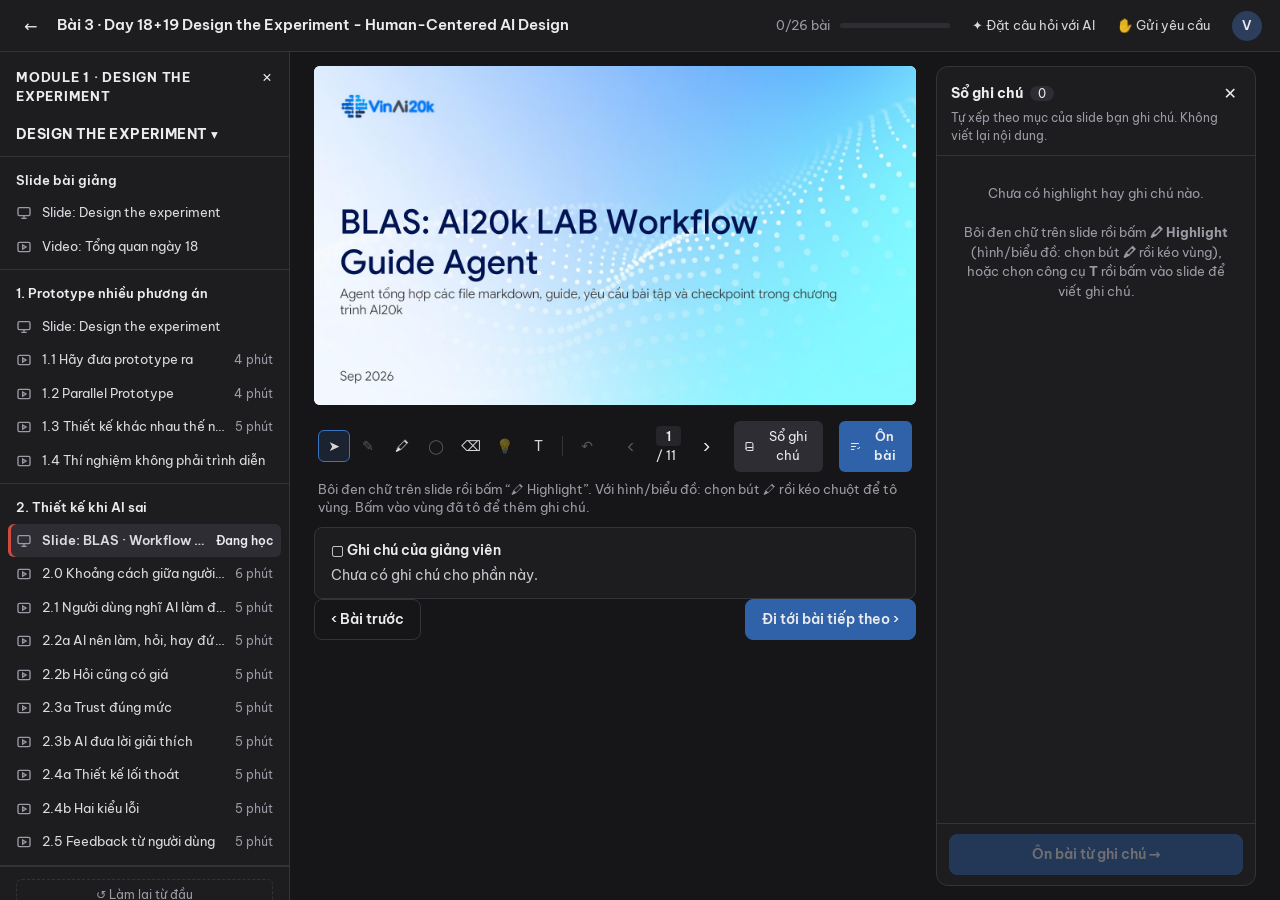
<file: prototype/option-a/option-a/index.html>
<!doctype html>
<html lang="vi">
<head>
<meta charset="utf-8"><meta name="viewport" content="width=device-width, initial-scale=1">
<title>VLearn · Phương án A</title>
<link rel="preconnect" href="https://fonts.googleapis.com"><link href="https://fonts.googleapis.com/css2?family=Be+Vietnam+Pro:wght@400;500;600;700&family=Caveat:wght@500&display=swap" rel="stylesheet">
<link rel="stylesheet" href="../shared/vlearn.css">
<link rel="stylesheet" href="option-a.css">
</head>
<body>
<div id="app"></div>
<script src="../shared/fixture.js"></script>
<script src="../shared/slides-text.js"></script>
<script src="../shared/shell.js"></script>
<script src="option-a.js"></script>
</body>
</html>
</file>
<file: prototype/option-a/shared/vlearn.css>
/* VLearn shell — dùng chung cho Option A, B, C (common context + components) */
:root {
  --bg: #161618;
  --panel: #1d1d20;
  --panel-2: #25252a;
  --panel-3: #2d2d33;
  --border: #33333a;
  --text: #ececef;
  --muted: #9b9ba5;
  --dim: #6f6f78;
  --primary: #2f62a8;
  --primary-hi: #3a73c2;
  --active: #d24a3c;
  --mark: #fde68a;
  --hand: #1d4ed8;
  --hand-red: #c2410c;
  --l-main: #34b07a;
  --l-unclear: #e3a23b;
  --l-question: #8b96f2;
  --radius: 10px;
  --font: "Be Vietnam Pro", system-ui, -apple-system, "Segoe UI", Roboto, sans-serif;
  --hand-font: "Caveat", "Comic Sans MS", cursive;
}

* { box-sizing: border-box; }
html, body { margin: 0; height: 100%; }
body { background: var(--bg); color: var(--text); font: 14px/1.5 var(--font); }
button { font: inherit; color: inherit; cursor: pointer; }
textarea, select { font: inherit; }

/* ---------- App frame ---------- */
.vl-app { display: grid; grid-template-columns: 290px 1fr; grid-template-rows: 52px 1fr; height: 100vh; }
.vl-top { grid-column: 1 / -1; display: flex; align-items: center; gap: 14px; padding: 0 18px; background: var(--panel); border-bottom: 1px solid var(--border); }
.vl-top-title { font-weight: 600; font-size: 15px; white-space: nowrap; overflow: hidden; text-overflow: ellipsis; }
.vl-top-right { margin-left: auto; display: flex; align-items: center; gap: 22px; color: var(--text); font-size: 13px; white-space: nowrap; }
.vl-progress { display: flex; align-items: center; gap: 10px; color: var(--muted); }
.vl-progress-bar { width: 110px; height: 5px; border-radius: 3px; background: var(--panel-3); display: inline-block; }
.vl-top-link { opacity: .9; }
.vl-avatar { width: 30px; height: 30px; border-radius: 50%; background: #2c3e5c; display: grid; place-items: center; font-weight: 600; }
.vl-icon-btn { background: none; border: 0; padding: 6px; border-radius: 6px; font-size: 16px; line-height: 1; }
.vl-icon-btn:hover { background: var(--panel-3); }

/* ---------- Sidebar ---------- */
.vl-side { background: var(--panel); border-right: 1px solid var(--border); overflow-y: auto; display: flex; flex-direction: column; }
.vl-side-mod { display: flex; justify-content: space-between; padding: 16px 16px 10px; font-weight: 700; font-size: 12.5px; letter-spacing: .06em; }
.vl-side-sub { padding: 8px 16px 12px; font-weight: 700; font-size: 13.5px; letter-spacing: .03em; border-bottom: 1px solid var(--border); }
.vl-side-group { padding: 14px 8px 6px; border-bottom: 1px solid var(--border); }
.vl-side-group h4 { margin: 0 8px 6px; font-size: 13px; font-weight: 600; }
.vl-side-item { display: flex; align-items: center; gap: 10px; padding: 7px 8px; border-radius: 6px; font-size: 13px; color: #dcdce0; }
.vl-side-item svg { flex: none; color: var(--muted); }
.vl-side-item span.t { flex: 1; white-space: nowrap; overflow: hidden; text-overflow: ellipsis; }
.vl-side-item span.m { color: var(--muted); font-size: 12px; }
.vl-side-item.is-current { background: var(--panel-3); box-shadow: inset 3px 0 0 var(--active); font-weight: 600; }
.vl-side-item.is-current span.m { color: var(--text); }
.vl-side-foot { margin-top: auto; padding: 12px 16px; border-top: 1px solid var(--border); }
.vl-reset { background: none; border: 1px dashed var(--border); color: var(--muted); padding: 6px 10px; border-radius: 6px; font-size: 12px; width: 100%; }
.vl-reset:hover { color: var(--text); border-color: var(--muted); }

/* ---------- Main ---------- */
.vl-main { overflow-y: auto; position: relative; }
.vl-lesson { max-width: 1010px; margin: 0 auto; padding: 8px 28px 32px; }

/* Slide (ảnh) + lớp phủ cho highlight / ghi chú */
.vl-slide { position: relative; background: #fff; border-radius: 6px; overflow: hidden; aspect-ratio: 16 / 9; container-type: inline-size; }
.vl-slide > img { display: block; width: 100%; height: 100%; object-fit: contain; user-select: none; -webkit-user-drag: none; pointer-events: none; }
.vl-text { position: absolute; inset: 0; overflow: hidden; pointer-events: none; user-select: none; }
.vl-text span { position: absolute; white-space: pre; color: transparent; transform-origin: 0 0; }
.vl-text span::selection { background: rgba(250, 204, 21, .5); color: transparent; }
.vl-stage.tool-pointer .vl-text { pointer-events: auto; user-select: text; cursor: text; }
.vl-stage.tool-pointer .vl-over { pointer-events: none; }
.vl-stage.tool-pointer .vl-mark, .vl-stage.tool-pointer .vl-hand, .vl-stage.tool-pointer .vl-textnote { pointer-events: auto; }
.vl-over { position: absolute; inset: 0; user-select: none; touch-action: none; }
.vl-mark { position: absolute; background: rgba(250, 204, 21, .55); mix-blend-mode: multiply; border-radius: 3px; box-shadow: inset 0 0 0 1.5px rgba(202, 138, 4, .85); cursor: pointer; }
.vl-mark.is-focus { box-shadow: 0 0 0 3px var(--primary-hi), inset 0 0 0 1.5px rgba(202, 138, 4, .85); mix-blend-mode: normal; background: rgba(250, 204, 21, .35); }
.vl-hand, .vl-textnote { position: absolute; font-family: var(--hand-font); line-height: 1.1; padding: 0 .3em; border-radius: 4px; background: rgba(255, 255, 255, .82); white-space: pre-wrap; word-break: break-word; cursor: pointer; font-size: 2.5cqw; }
.vl-hand { color: var(--hand); }
.vl-textnote { color: var(--hand-red); font-size: 2.7cqw; }
.vl-textnote.is-focus, .vl-hand.is-focus { outline: 3px solid var(--primary-hi); outline-offset: 2px; }
.vl-drag { position: absolute; background: rgba(250, 204, 21, .35); border: 2px dashed rgba(202, 138, 4, .95); border-radius: 3px; pointer-events: none; }

/* Toolbar */
.vl-toolbar { display: flex; align-items: center; gap: 16px; margin-top: 10px; padding: 6px 4px; font-size: 13px; }
.vl-tools { display: flex; gap: 2px; }
.vl-tools span { width: 30px; height: 30px; display: grid; place-items: center; border-radius: 6px; color: #d5d5da; }
.vl-tools span.on { outline: 1px solid var(--primary-hi); }
.vl-seg { display: flex; gap: 14px; color: #d5d5da; }
.vl-pager { margin-left: auto; display: flex; align-items: center; gap: 14px; }
.vl-pager button { background: none; border: 0; font-size: 18px; padding: 2px 8px; border-radius: 6px; }
.vl-pager button:hover:not(:disabled) { background: var(--panel-3); }
.vl-pager button:disabled { opacity: .3; cursor: default; }
.vl-pager b { background: var(--panel-2); padding: 2px 10px; border-radius: 4px; font-weight: 600; }
.vl-tb-btn { background: none; border: 0; padding: 6px 10px; border-radius: 6px; display: inline-flex; align-items: center; gap: 6px; }
.vl-tb-btn:hover { background: var(--panel-3); }
.vl-review-btn { background: var(--primary); font-weight: 600; }
.vl-review-btn:hover { background: var(--primary-hi); }

.vl-teacher { margin-top: 10px; background: var(--panel); border: 1px solid var(--border); border-radius: 8px; padding: 12px 16px; }
.vl-teacher-h { font-weight: 600; margin-bottom: 4px; }
.vl-teacher div:last-child { color: #c9c9cf; }
.vl-react { display: flex; gap: 18px; padding: 16px 6px; color: #c9c9cf; font-size: 15px; }
.vl-footnav { display: flex; justify-content: space-between; }

/* Buttons */
.vl-btn-primary, .vl-btn-ghost { border-radius: 8px; padding: 9px 16px; font-weight: 600; border: 1px solid transparent; }
.vl-btn-primary { background: var(--primary); border-color: var(--primary); }
.vl-btn-primary:hover { background: var(--primary-hi); }
.vl-btn-ghost { background: transparent; border-color: var(--border); }
.vl-btn-ghost:hover { background: var(--panel-2); }
.vl-btn-sm { padding: 5px 10px; font-size: 12.5px; font-weight: 500; }

/* Modal (xem slide gốc) */
.vl-modal { position: fixed; inset: 0; background: rgba(0,0,0,.65); display: grid; place-items: center; z-index: 50; padding: 24px; }
.vl-modal-box { width: min(900px, 100%); background: var(--panel); border: 1px solid var(--border); border-radius: 12px; padding: 12px 16px 16px; }
.vl-modal-h { display: flex; justify-content: space-between; align-items: center; margin-bottom: 10px; font-weight: 600; }

/* Toast + undo */
.vl-toast { position: fixed; left: 50%; bottom: 84px; transform: translateX(-50%); background: #f4f4f5; color: #18181b; padding: 10px 14px 10px 16px; border-radius: 8px; display: flex; gap: 16px; align-items: center; box-shadow: 0 8px 24px rgba(0,0,0,.4); z-index: 60; font-weight: 500; }
.vl-toast button { background: none; border: 0; color: var(--primary); font-weight: 700; padding: 2px 6px; }
</file>
<file: prototype/option-a/option-a/option-a.css>
/* Option A — User tự viết, AI chỉ gom theo mục */
.a-wrap { max-width: 900px; margin: 0 auto; padding: 22px 28px 120px; }
.a-head { display: flex; align-items: flex-start; gap: 16px; margin-bottom: 16px; }
.a-eyebrow { color: var(--muted); font-size: 12.5px; font-weight: 600; letter-spacing: .04em; text-transform: uppercase; }
.a-head h1 { margin: 2px 0 0; font-size: 22px; }
.a-head .vl-btn-ghost { margin-top: 2px; white-space: nowrap; }

.a-info { background: #1d2738; border: 1px solid #2c3d5a; border-radius: var(--radius); padding: 12px 16px; color: #dfe6f3; }
.a-info b { color: #fff; }
.a-info-sub { color: #9fb0cc; font-size: 12.5px; margin-top: 4px; }

.a-tabs { display: flex; align-items: center; gap: 6px; margin: 18px 0 6px; border-bottom: 1px solid var(--border); }
.a-tabs button { background: none; border: 0; padding: 9px 12px; color: var(--muted); border-bottom: 2px solid transparent; margin-bottom: -1px; font-weight: 600; }
.a-tabs button.on { color: var(--text); border-bottom-color: var(--primary-hi); }
.a-count { margin-left: auto; color: var(--muted); font-size: 13px; }
.a-count b { color: var(--text); }

.a-group { margin-top: 22px; }
.a-group-h { display: flex; align-items: baseline; gap: 10px; margin: 0 0 10px; font-size: 15px; }
.a-group-h small { color: var(--muted); font-weight: 400; font-size: 12.5px; }
.a-group.is-unsorted { border: 1px dashed #6b5a2e; border-radius: var(--radius); padding: 12px 14px; background: #221f17; }
.a-unsorted-note { color: #e6d3a3; font-size: 13px; margin: -4px 0 10px; }

.a-card { background: var(--panel); border: 1px solid var(--border); border-radius: var(--radius); padding: 12px 14px; margin-bottom: 10px; }
.a-card-top { display: flex; align-items: center; gap: 10px; font-size: 12.5px; color: var(--muted); margin-bottom: 8px; flex-wrap: wrap; }
.a-src { font-weight: 600; color: #c8c8cf; }
.a-card-actions { margin-left: auto; display: flex; gap: 6px; align-items: center; }
.a-card-actions select { background: var(--panel-2); color: var(--text); border: 1px solid var(--border); border-radius: 6px; padding: 4px 6px; font-size: 12.5px; max-width: 240px; }
.a-link { background: none; border: 0; color: #8fb3ea; padding: 4px 6px; border-radius: 6px; font-size: 12.5px; }
.a-link:hover { background: var(--panel-3); }
.a-link.danger { color: var(--muted); }

.a-quote { margin: 0; padding: 6px 10px; border-left: 3px solid var(--mark); background: rgba(253, 230, 138, .07); color: #f3f0e2; border-radius: 0 6px 6px 0; }
.a-orig { margin-top: 6px; color: var(--muted); font-size: 13px; }
.a-orig.only { margin-top: 0; font-size: 13.5px; color: #cfcfd5; }
.hand { font-family: var(--hand-font); font-size: 20px; color: #9cc0ff; }
.hand.red { color: #f0a072; }

.a-labels { display: flex; gap: 6px; margin: 10px 0 8px; align-items: center; flex-wrap: wrap; }
.a-labels > span { color: var(--muted); font-size: 12.5px; margin-right: 2px; }
.a-chip { background: transparent; border: 1px solid var(--border); border-radius: 999px; padding: 3px 11px; font-size: 12.5px; color: #cfcfd5; }
.a-chip:hover { border-color: var(--muted); }
.a-chip[data-l="main"].on { background: rgba(52,176,122,.18); border-color: var(--l-main); color: #b6f0d3; }
.a-chip[data-l="unclear"].on { background: rgba(227,162,59,.18); border-color: var(--l-unclear); color: #ffe2b0; }
.a-chip[data-l="question"].on { background: rgba(139,150,242,.18); border-color: var(--l-question); color: #d8dcff; }
.a-card textarea { width: 100%; min-height: 58px; resize: vertical; background: var(--panel-2); color: var(--text); border: 1px solid var(--border); border-radius: 8px; padding: 8px 10px; line-height: 1.45; }
.a-card textarea:focus { outline: none; border-color: var(--primary-hi); }

.a-hidden { margin-top: 26px; color: var(--muted); }
.a-hidden summary { cursor: pointer; font-weight: 600; }
.a-hidden-row { display: flex; align-items: center; gap: 10px; padding: 6px 0; font-size: 13px; }
.a-hidden-row span { flex: 1; }

.a-raw-row { display: grid; grid-template-columns: 74px 1fr auto; gap: 12px; padding: 12px 0; border-bottom: 1px solid var(--border); align-items: start; }
.a-raw-row .n { color: var(--muted); font-size: 12.5px; font-weight: 600; }
.a-raw-meta { color: var(--muted); font-size: 12px; margin-top: 4px; }
.a-raw-tools { display: flex; justify-content: space-between; align-items: center; margin: 12px 0 4px; color: var(--muted); font-size: 13px; }

.a-bar { position: fixed; left: 290px; right: 0; bottom: 0; background: rgba(22,22,24,.96); border-top: 1px solid var(--border); padding: 12px 28px; display: flex; justify-content: flex-end; gap: 10px; align-items: center; z-index: 20; }
.a-bar-note { margin-right: auto; color: var(--muted); font-size: 12.5px; }

/* Kết quả */
.a-res-actions { display: flex; gap: 8px; margin-left: auto; }
.a-focus { background: #2a2216; border: 1px solid #5c4724; border-radius: var(--radius); padding: 14px 16px; margin-top: 4px; }
.a-focus h3, .a-sec h3 { margin: 0 0 8px; font-size: 15px; }
.a-entry { padding: 8px 0; border-top: 1px solid rgba(255,255,255,.06); }
.a-entry:first-of-type { border-top: 0; }
.a-badge { display: inline-block; font-size: 11.5px; font-weight: 700; padding: 1px 8px; border-radius: 999px; margin-right: 6px; vertical-align: 1px; }
.a-badge.main { background: rgba(52,176,122,.2); color: #b6f0d3; }
.a-badge.unclear { background: rgba(227,162,59,.22); color: #ffe2b0; }
.a-badge.question { background: rgba(139,150,242,.22); color: #d8dcff; }
.a-empty { color: var(--dim); font-style: italic; }
.a-entry-src { color: var(--muted); font-size: 12.5px; margin-top: 3px; }
.a-sec { margin-top: 22px; }
.a-muted { color: var(--muted); font-size: 13px; }

/* ===== Màn bài học có Sổ ghi chú realtime ===== */
.a-lesson { display: grid; grid-template-columns: minmax(0, 1fr); gap: 20px; max-width: 1080px; margin: 0 auto; padding: 14px 24px 32px; }
.a-lesson.with-panel { grid-template-columns: minmax(0, 1fr) 320px; max-width: 1240px; }

.vl-stage.tool-highlight .vl-over { cursor: crosshair; }
.vl-stage.tool-text .vl-over { cursor: text; }
.vl-stage.tool-eraser .vl-mark, .vl-stage.tool-eraser .vl-hand, .vl-stage.tool-eraser .vl-textnote { cursor: pointer; text-decoration: line-through; text-decoration-color: rgba(220,38,38,.7); }
.is-new { animation: a-flash 1.4s ease-out; }
@keyframes a-flash { 0% { box-shadow: 0 0 0 4px rgba(58,115,194,.9); } 100% { box-shadow: 0 0 0 0 rgba(58,115,194,0); } }

/* Toolbar thật */
.vl-tool { width: 32px; height: 32px; display: grid; place-items: center; border-radius: 6px; background: none; border: 1px solid transparent; color: #d5d5da; font-size: 14px; }
.vl-tool:hover:not(:disabled) { background: var(--panel-3); }
.vl-tool.on { border-color: var(--primary-hi); background: rgba(58,115,194,.15); }
.vl-tool:disabled { opacity: .35; cursor: default; }
.vl-tool-sep { width: 1px; height: 20px; background: var(--border); margin: 0 6px; align-self: center; }
.vl-tb-btn.is-on { background: var(--panel-3); }
.a-hint { color: var(--muted); font-size: 12.5px; margin: 2px 4px 0; }

/* Nút nổi khi bôi đen */
.a-selbtn { position: fixed; z-index: 40; background: #18181b; color: #fff; border: 1px solid #3f3f46; border-radius: 8px; padding: 6px 12px; font-weight: 600; font-size: 13px; box-shadow: 0 6px 20px rgba(0,0,0,.45); }
.a-selbtn:hover { background: #27272a; }

/* Popover ghi chú */
.a-pop { position: fixed; z-index: 45; width: 320px; background: var(--panel); border: 1px solid #3f3f46; border-radius: 10px; padding: 12px; box-shadow: 0 12px 32px rgba(0,0,0,.5); }
.a-pop-h { font-size: 12px; color: var(--muted); font-weight: 600; margin-bottom: 6px; }
.a-pop-q { font-size: 13px; padding: 4px 8px; border-left: 3px solid var(--mark); background: rgba(253,230,138,.07); margin-bottom: 8px; max-height: 60px; overflow: hidden; }
.a-pop textarea { width: 100%; background: var(--panel-2); color: var(--text); border: 1px solid var(--border); border-radius: 8px; padding: 7px 9px; resize: vertical; }
.a-pop textarea:focus { outline: none; border-color: var(--primary-hi); }
.a-pop-row { display: flex; justify-content: space-between; align-items: center; margin-top: 8px; }

/* Sổ ghi chú realtime */
.a-live { position: sticky; top: 14px; align-self: start; height: calc(100vh - 52px - 28px); display: flex; flex-direction: column; background: var(--panel); border: 1px solid var(--border); border-radius: 12px; overflow: hidden; }
.a-live-h { display: flex; justify-content: space-between; align-items: center; padding: 12px 12px 2px 14px; }
.a-live-n { background: var(--panel-3); border-radius: 999px; padding: 0 8px; font-size: 12px; margin-left: 4px; }
.a-live-sub { padding: 0 14px 10px; color: var(--muted); font-size: 12px; border-bottom: 1px solid var(--border); }
.a-live-body { flex: 1; overflow-y: auto; padding: 4px 10px 12px; }
.a-live-empty { color: var(--muted); font-size: 13px; padding: 24px 8px; text-align: center; }
.a-live-g { margin-top: 12px; }
.a-live-gh { font-size: 12.5px; font-weight: 700; color: #d7d7dc; padding: 0 4px 6px; display: flex; justify-content: space-between; }
.a-live-gh span { color: var(--muted); font-weight: 500; }
.a-live-g.is-unsorted { background: #221f17; border: 1px dashed #6b5a2e; border-radius: 8px; padding: 8px 6px 4px; }
.a-live-unsorted { font-size: 12px; color: #e6d3a3; padding: 0 4px 6px; }
.a-live-it { display: block; width: 100%; text-align: left; background: var(--panel-2); border: 1px solid transparent; border-radius: 8px; padding: 7px 9px; margin-bottom: 6px; }
.a-live-it:hover { border-color: var(--border); background: var(--panel-3); }
.a-live-s { display: block; font-size: 11px; color: var(--muted); font-weight: 600; margin-bottom: 2px; }
.a-live-q { display: block; font-size: 13px; border-left: 3px solid var(--mark); padding-left: 7px; color: #f3f0e2; }
.a-live-note, .a-live-t { display: block; font-family: var(--hand-font); font-size: 18px; line-height: 1.2; margin-top: 3px; }
.a-live-note { color: #9cc0ff; }
.a-live-t { color: #f0a072; }
.a-live-foot { padding: 10px 12px; border-top: 1px solid var(--border); }
.a-live-foot .vl-btn-primary { width: 100%; }
.vl-btn-primary:disabled { opacity: .4; cursor: default; }
.vl-tools .vl-tool-sep { width: 1px; height: 20px; padding: 0; border-radius: 0; background: var(--border); margin: 0 6px; }
.a-entry-src .hand { font-size: 17px; }

/* Ảnh cắt vùng đã tô */
.a-thumb { position: relative; overflow: hidden; display: block; box-sizing: content-box; background-repeat: no-repeat; background-color: #fff; border: 1px solid #52525b; border-radius: 4px; }
.a-thumbwrap { margin: 2px 0 6px; }
.a-pop .a-thumb { margin-bottom: 8px; }
.a-entry-src .a-thumb { margin: 6px 0 4px; }
.a-live-it .a-thumb { margin: 2px 0 3px; }

.a-thumb i { position: absolute; background: rgba(250,204,21,.5); mix-blend-mode: multiply; }
</file>
